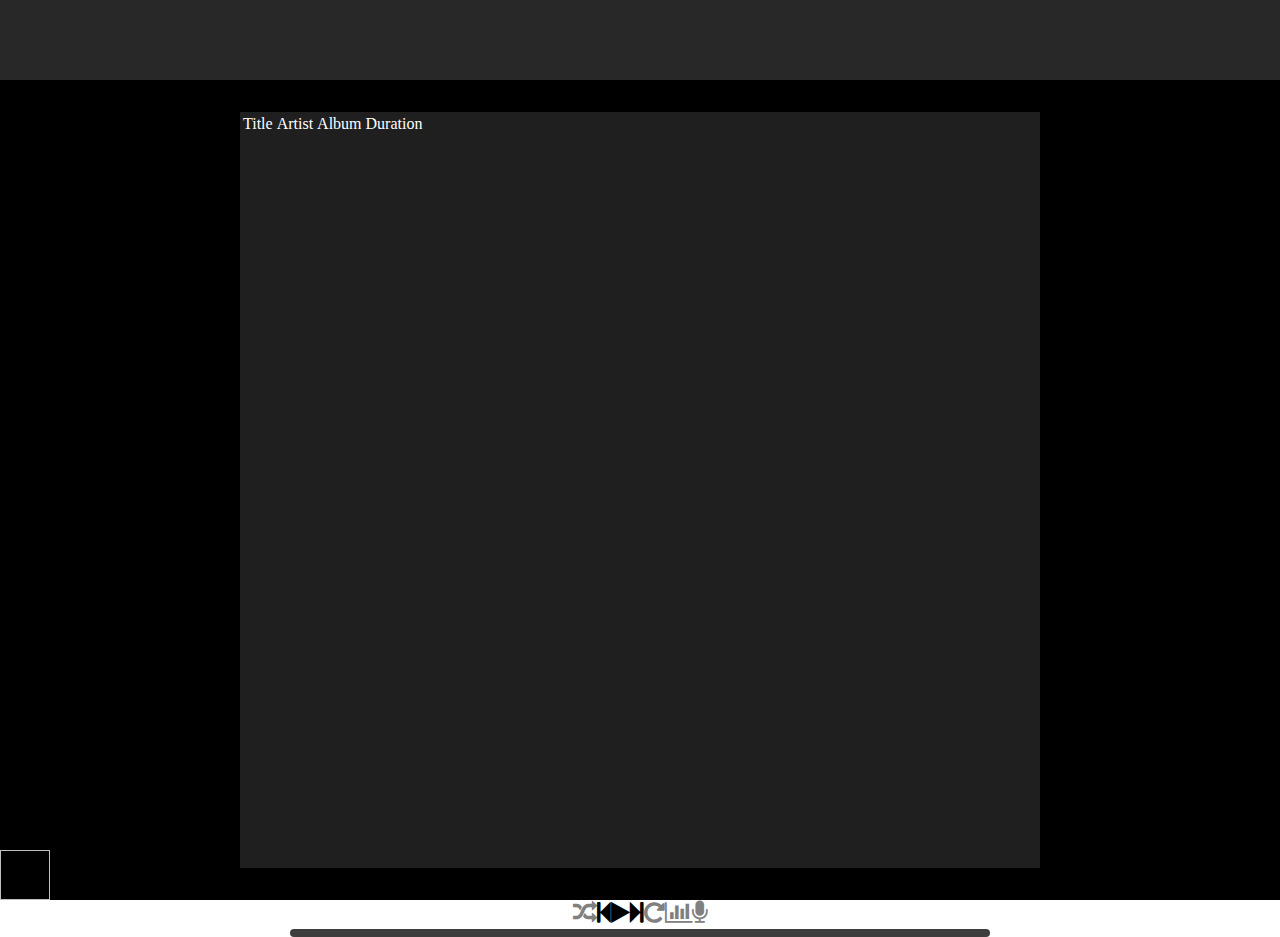
<file: index.html>
<!DOCTYPE html>
<html lang="en">

<head>
    <meta charset="UTF-8">
    <title> Song App</title>
    <link rel="stylesheet" type="text/css" href="font-awesome.css">
    <link rel="stylesheet" type="text/css" href="https://cdn.datatables.net/1.10.15/css/jquery.dataTables.min.css">
    <link rel="stylesheet" type="text/css" href="main.css">
</head>

<body>
    <div class="wrapper">
        <section class="welcome-screen hidden">
            <h1> Welcome to Songify </h1>
            <h3> Enter name to access your account </h3>
            <div class="input-wrapper">
                <input type="text" placeholder="Name" id="name-input">
                <button> Go </button>
            </div>
        </section>
        <div class="main">
            <header>
                <div class="right floated user-name"> </div>
            </header>
            <section class="content">
                <audio src="song.mp3"></audio>
                <table id="songs">
    <thead class="list-headers">
            <tr><td> Title </td>
            <td> Artist </td>
            <td> Album </td>
            <td> Duration </td>
        </tr></thead>
        <!-- <div class="song-list"> -->
            <tbody><tr class="song" id="song1">
                <td class="song-name"></td>
                <td class="song-artist"></td>
                <td class="song-album"></td>
                <td class="song-length"></td>
            </tr>
            <tr class="song" id="song2">
                <td class="song-name"></td>
                <td class="song-artist"></td>
                <td class="song-album"></td>
                <td class="song-length"></td>
            </tr>
            <tr class="song" id="song3">
                <td class="song-name"></td>
                <td class="song-artist"></td>
                <td class="song-album"></td>
                <td class="song-length"></td>
            </tr>
            <tr class="song" id="song4">
                <td class="song-name"></td>
                <td class="song-artist"></td>
                <td class="song-album"></td>
                <td class="song-length"></td>
            </tr>
            <tr class="song" id="song5">
                <td class="song-name"></td>
                <td class="song-artist"></td>
                <td class="song-album"></td>
                <td class="song-length"></td>
            </tr>
            <tr class="song" id="song6">
                <td class="song-name"></td>
                <td class="song-artist"></td>
                <td class="song-album"></td>
                <td class="song-length"></td>
            </tr>
            
        <!-- </div> -->
    </tbody></table>     
        </div>

       <div class="current-song-wrapper">
        <img class="current-song-image">
        <div>
        <p class="current-song-name"></p>
        <p class="current-song-album"></p>
        </div>
        </div>
            </section>

            <div class="contain hiddden"></div>
           <ol style="position: absolute;
           color:#00ff5a;
           top: 391px;
           left: 58%;
           font-size: 13px;
           box-shadow:20px 20px 50px 20px pink;
           border: 1px solid;display:none">
                           <p style="color:#00f3ff;font-family: 'Permanent Marker', cursive;font-size:20px;margin-right:25px;">Commands</p>
                           <li>Play the song </li>
                           <li>repeat songs</li>
                           <li>next song </li>
                           <li>open visualizer</li>
                           <li>Pause the Song</li>
                           <li>shuffle songs</li>
                           <li>previous song</li>
                       </ol>
            <footer>
                <div class="controls">
                    <div class="player-buttons">
                        
                        <i class="fa fa-random clickable active" aria-hidden="true"></i>

                        <i class="fa fa-step-backward clickable" aria-hidden="true"></i>

                        <i class="fa fa-play clickable play-icon" aria-hidden="true"></i>

                        <i class="fa fa-step-forward clickable" aria-hidden="true"></i>

                        <i class="fa fa-repeat clickable active" aria-hidden="true"></i>

                        <i class="fa fa-bar-chart clickable active" aria-hidden="true"></i>

                        <i class="fa fa-microphone clickable active" aria-hidden="true"></i>
                    
                    </div>
                    <div class="progress-wrapper">
                        <span class="time-elapsed"> </span>
                        <div class="player-progress">
                            <div class="progress-filled"> </div>
                        </div>
                        <span class="song-duration"></span>
                    </div>
                </div>
            </footer>
        </div>
    </div>
    <script src="jquery.js"></script>
<script src="https://cdn.datatables.net/1.10.15/js/jquery.dataTables.min.js"></script>
    <script type="text/javascript" src="main.js"></script>
    <script src="audiosynth.js"></script>
  
</body>

</html>
</file>
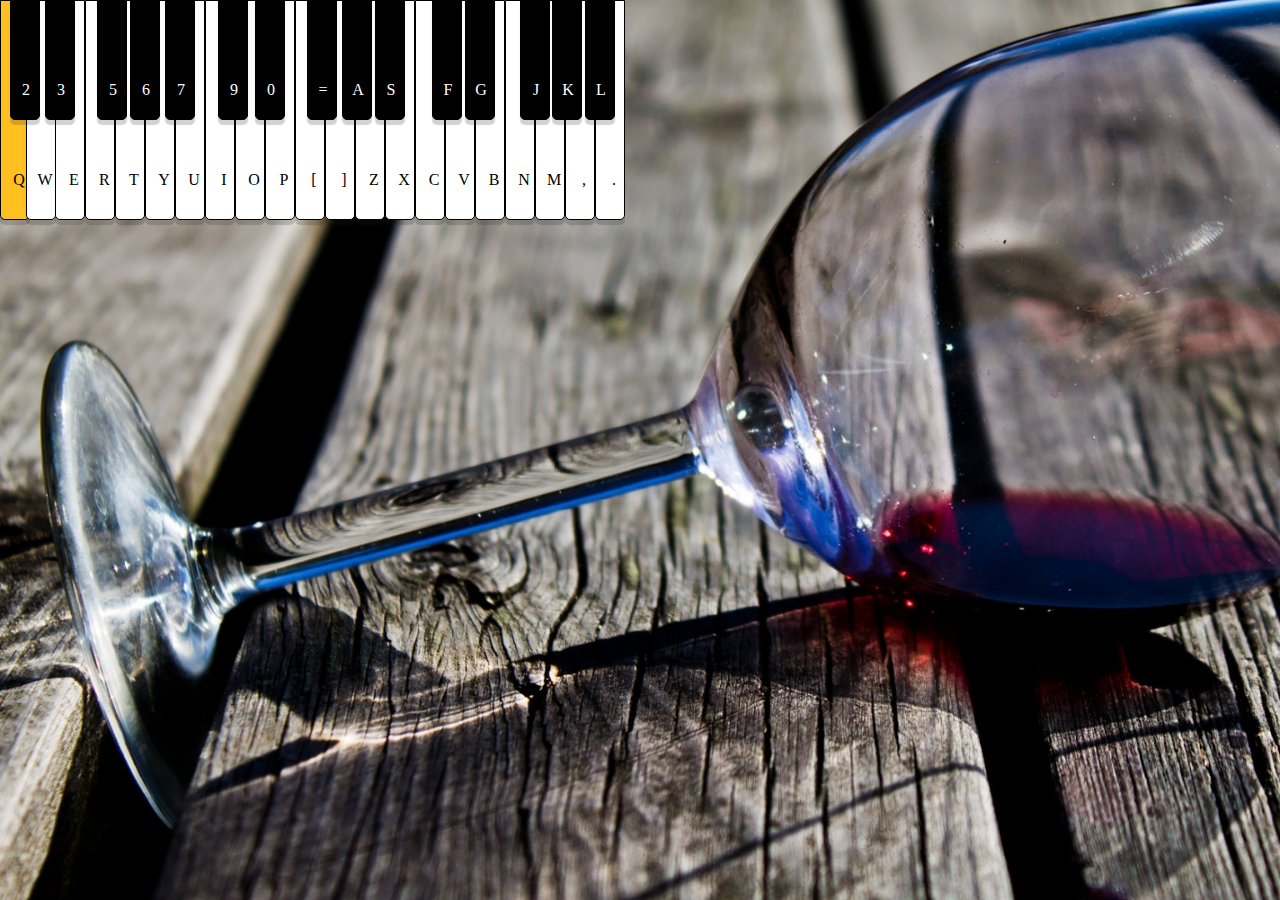
<file: piano.html>
<!DOCTYPE html>
<html>
<head>
<meta charset="utf-8">

<link rel="stylesheet" type="text/css" href="piano.css">
<title>Piano</title>
</head>
<body>
	<div class="piano-container">
		<span class="white keys" id="key_1"><div class="label">Q</div></span>
		
		<span class="white keys" id="key_2" style="left:26px;"><div class="label">W</div></span>
		<span class="black keys" id="key-1" style="left:10px;"><div class="Blabel">2</div></span>
		<span class="white keys" id="key_3" style="left:55px;"><div class="label">E</div></span>
		<span class="black keys" id="key-2" style="left:45px;"><div class="Blabel">3</div></span>
		<span class="white keys" id="key_4" style="left:85.3px;"><div class="label">R</div></span>
		<span class="white keys" id="key_5" style="left:115px;"><div class="label">T</div></span>
		<span class="black keys" id="key-3" style="left:97px;"><div class="Blabel">5</div></span>
		<span class="white keys" id="key_6" style="left:145px"><div class="label">Y</div></span>
		<span class="black keys" id="key-4" style="left:130px;"><div class="Blabel">6</div></span>
		<span class="white keys" id="key_7" style="left:175px;"><div class="label">U</div></span>
		<span class="black keys" id="key-5" style="left:165px;"><div class="Blabel">7</div></span>
		<span class="white keys" id="key_8" style="left:205px;"><div class="label">I</div></span>
		
		<span class="white keys" id="key_9" style="left:235px;"><div class="label">O</div></span>
		<span class="black keys" id="key-6" style="left:218px;"><div class="Blabel">9</div></span>
		
		<span class="white keys" id="key_10" style="left:265px;"><div class="label">P</div></span>
		<span class="black keys" id="key-7" style="left:255px;"><div class="Blabel">0</div></span>
		<span class="white keys" id="key_11" style="left:295px"><div class="label">[</div></span>
		
		<span class="white keys" id="key_12" style="left:325px;"><div class="label">]</div></span>
		<span class="black keys" id="key-8" style="left:307px;"><div class="Blabel">=</div></span>
		
		<span class="white keys" id="key_13" style="left:355px;"><div class="label">Z</div></span>
		<span class="black keys" id="key-9" style="left:342px;"><div class="Blabel">A</div></span>
		<span class="white keys" id="key_14" style="left:385px;"><div class="label">X</div></span>
		<span class="black keys" id="key-10" style="left:375px;"><div class="Blabel">S</div></span>
		<span class="white keys" id="key_15" style="left:415px;"><div class="label">C</div></span>
		
		<span class="white keys" id="key_16" style="left:445px;"><div class="label">V</div></span>
		<span class="black keys" id="key-11" style="left:432px;"><div class="Blabel">F</div></span>
		<span class="white keys" id="key_17" style="left:475px;"><div class="label">B</div></span>
		<span class="black keys" id="key-12" style="left:465px;"><div class="Blabel">G</div></span>
		<span class="white keys" id="key_18" style="left:505px;"><div class="label">N</div></span>
		
		<span class="white keys" id="key_19" style="left:535px;"><div class="label">M</div></span>
		<span class="black keys" id="key-13" style="left:520px;"><div class="Blabel">J</div></span>
		
		<span class="white keys" id="key_20" style="left:565px;"><div class="label">,</div></span>
		<span class="black keys" id="key-14" style="left:552px;"><div class="Blabel">K</div></span>
		<span class="white keys" id="key_21" style="left:595px;"><div class="label">.</div></span>
		<span class="black keys" id="key-15" style="left:585px;"><div class="Blabel">L</div></span>
		
	
	</div>
	<script src="jquery.js"></script>
	<script src="piano.css"></script>
	<script src="audiosynth.js"></script>
	<script src="piano.js"></script>
</body>
</html>
</file>
<file: main.css>
*,
*:after,
*:before {
    box-sizing: border-box;
}

html,
body {
    height: 100%;
    width: 100%;
    border: 0;
    margin: 0;
    font-size: 16px;
}

h1 {
    border: 0;
    margin: 0;
}

.wrapper {
    height: 100%;
    width: 100%;
    background-color: #BBB;
}

.welcome-screen {
    height: 100%;
    width: 100%;
    display: flex;
    flex-direction: column;
    justify-content: center;
    align-items: center;
}

.main {
    width: 100%;
    height: 100%;
    display: flex;
    flex-direction: column;
    color: white;
    background-color: black;
}

.main header {
    height: 80px;
    background-color: #282828;
    padding: 1rem;
    color: #FFF;
}

.main .content {
    flex:1;
    background-color: #1f1f1f;
}

.main footer {
    height: 80px;
    background-color: #282828;
    padding-top: 1rem;
}

.player-buttons {
    display:flex;
    font-size: 1.5rem;
    justify-content: center;
    align-items: center;
}

.hidden {
    display: none;
}

.right.floated {
    float: right;
}

.active {
  color: grey;
}

.clickable {
    cursor: pointer;
}

.error {
    border: 2px solid red;
}

.progress-wrapper {
    margin-top: 0.3rem;
    display: flex;
    justify-content: center;
    align-items: center;
}

.progress-wrapper span {
    color: #959595;
}

.player-progress {
    height: 8px;
    width: 700px;
    background-color: #3d3d3d;
    border-radius: 4px;
    margin-right: 6px;
    margin-left: 6px;
}

.progress-filled {
    background-color: #959595;
    height: 8px;
    border-radius: 4px;
    width: 0;

}

.main .content {
    width: 800px;
    margin: 2rem auto;
}

.list-headers {
    padding-bottom: 0.5rem;
    border-bottom: 1px solid rgba(255,255,255,0.5);
}

.list-headers > div {
    width: 150px;
    display: inline-block;
}

.list-headers > div:first-child {
    width: 330px;
}

.list-headers > div:last-child {
    text-align: right;
}

.song-list .song {
    padding-top: 0.5rem;
    padding-bottom: 0.5rem;
    border-bottom: 1px solid rgba(255,255,255,0.5);
    min-height: 30px;
    cursor: pointer;
}

.song > span {
    display: inline-block;
    width: 150px;
    overflow: hidden;
    height: 1rem;
}
.song > span:first-child {
    width: 330px;
}

.song .song-duration {
    text-align: right;
}

.song-list .song:hover {
    background-color: #282828;
}


.song-length {
    text-align: right;
}

.content {
    position: relative;
}
.current-song-wrapper {
    position: absolute;
    bottom: 0;
    display: flex;
}

.current-song-image {
    height: 50px;
    width: 50px;
    margin-right: 1rem;
}

.current-song-name {
    font-size: 1.4rem;
    margin-top: 4px;
    margin-bottom: 0;
    color:white;
}

.current-song-album {
    margin-top: 0.4rem;
    color:white;
}


 /*DataTables overrides*/
table.dataTable tbody tr {
    background-color: initial;
}
#songs_info {
    display: none;
}

#songs_filter {
    color: transparent;
}
#songs_filter input {
    width: 400px;
    margin-bottom: 1rem;
    font-size: 16px;
}
</file>
<file: piano.css>
*,
:after,
:before{
	box-sizing: border-box;
}
 html,
 body{
 	height: 100%;
 	width: 100%
 	border: 0%;
 	margin: 0%;
 	font-size: 16px;
 	background: url("piano1.jpg");
 	background-size: cover;
 	


 }

 piano-container{
 	height: 200px ;
 	width: 800px;
 	display: flex;
 	position: relative;
 	top: 200px;
 	left: 300px;
 }

 .keys{
 	height: 100%;
 	width: 4.76%;
 	border: 1px solid black;
 	border-radius: 0px 0px 5px 5px;
 	cursor:pointer;
 	box-shadow: 0px 5px 1px rgba(32,32,32,0.2);
 	-webkit-transition:margin 0.05s ease,background-color 0.05s ease,box-shadow 0.05s ease;
 	background: blue;
 }

 .keys:hover{
 	background-color: rgb(255,192,32);
 }

 .black{
 	width:30px;
 	height:120px;
 	background-color: black;
position:absolute;
 }

 .label{
text-align:center;
position:absolute; 
top:170px;
width:36px;
height:29px;

 }

 .Blabel{
 	text-align:center;
position:absolute; 
top:80px;
width:30px;
height:29px;
color:white;
 }

.white{
 	width:30px;
 	height:220px;
 	background-color: white;
 	position:absolute;
}
</file>
